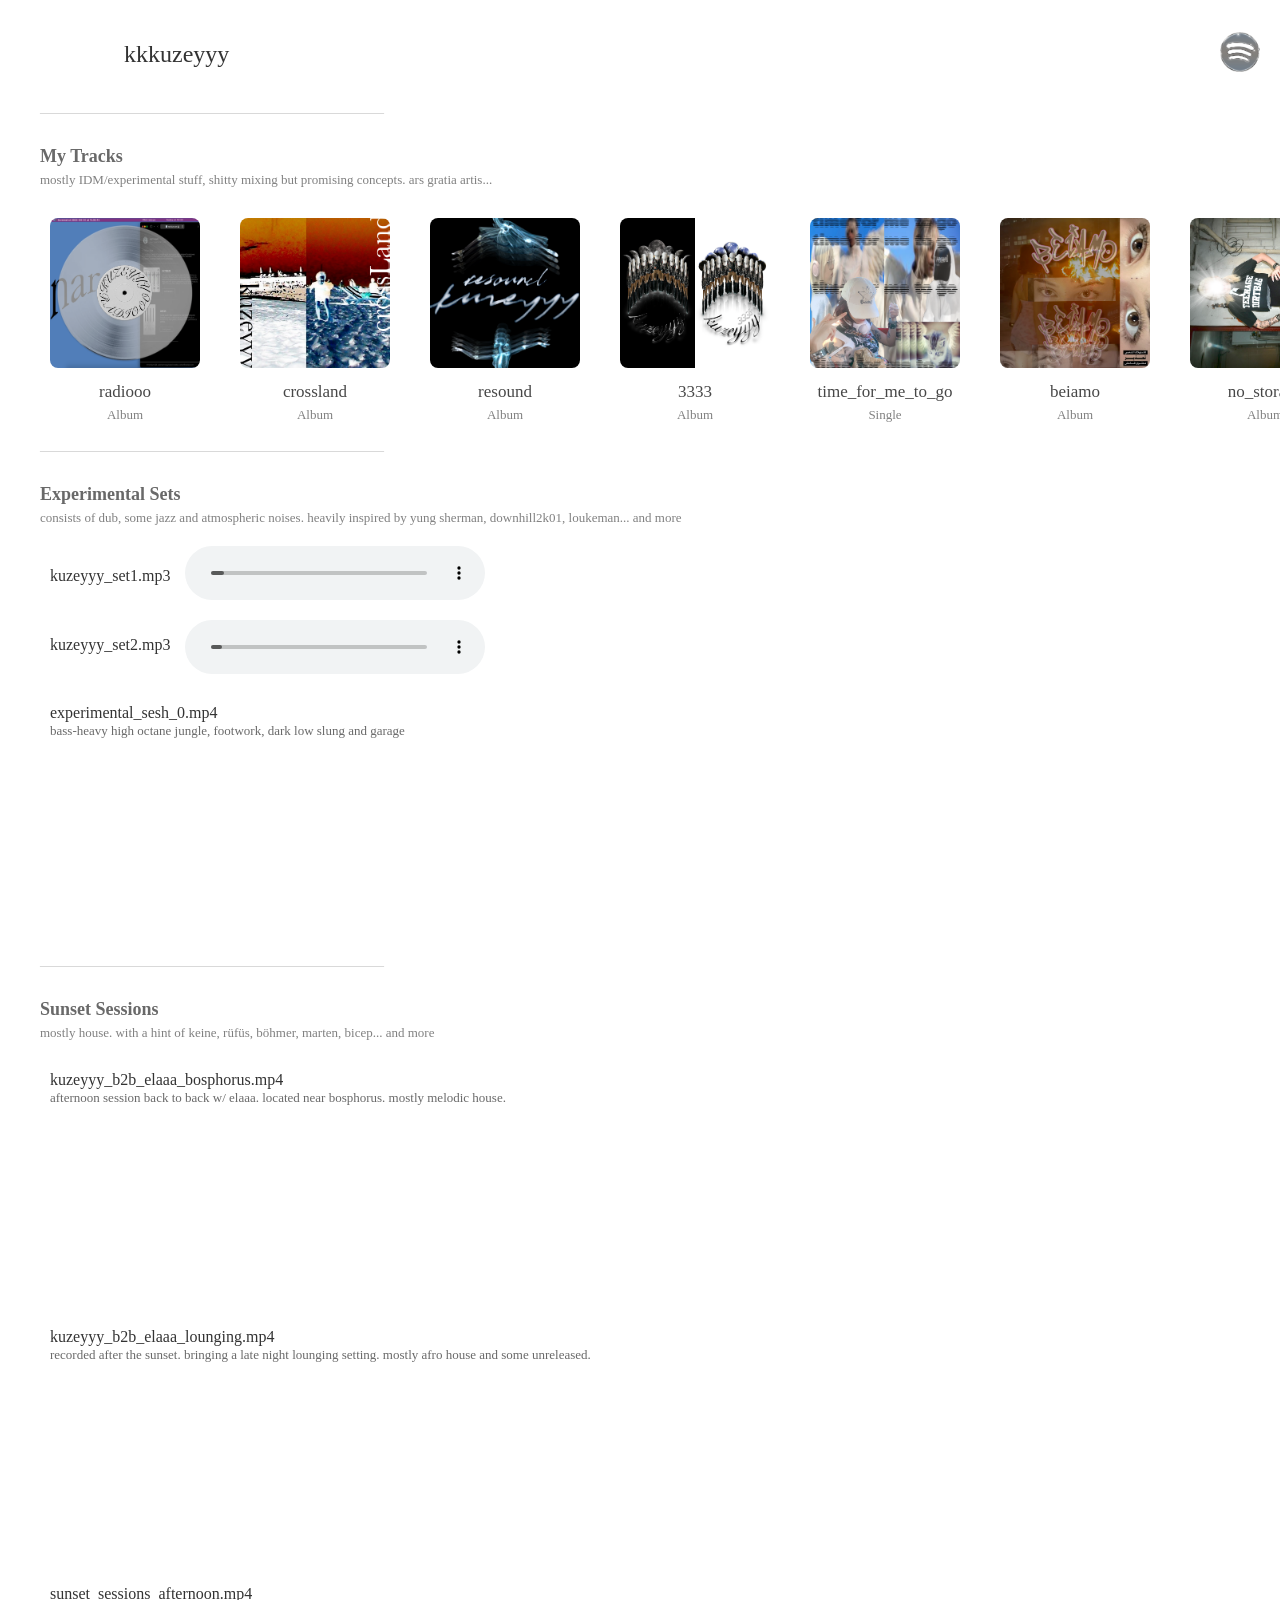
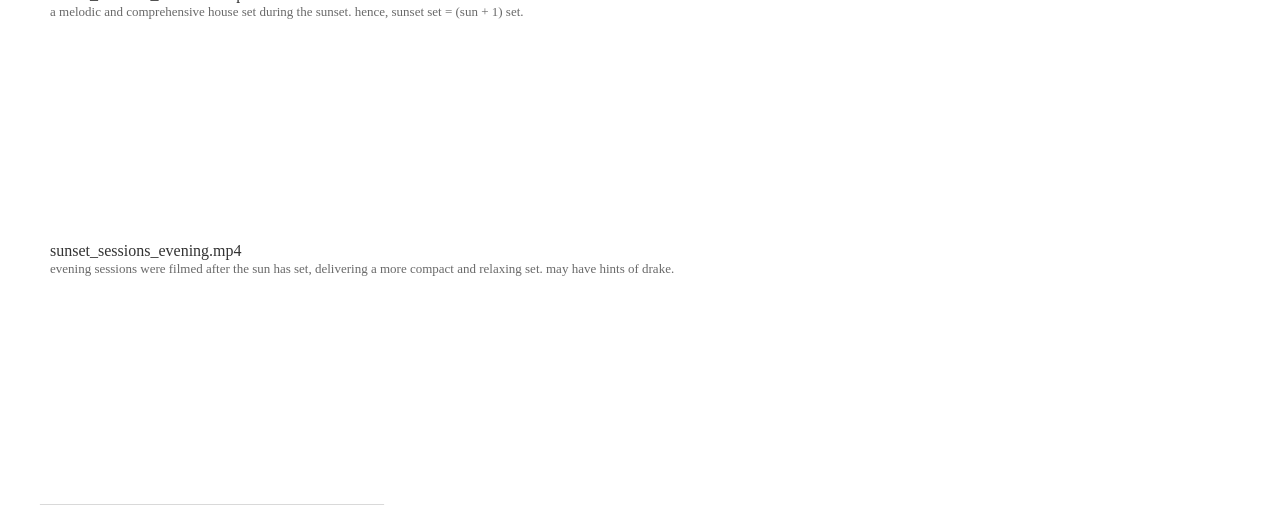
<file: index.html>
<!DOCTYPE html>
<html lang="en">
<head>
    <meta charset="UTF-8">
    <meta name="viewport" content="width=device-width, initial-scale=1.0">
    <title>kuzeyyy</title>
    <link rel="stylesheet" href="styles.css">
    <link rel="shortcut icon" type="image/x-icon" href="https://icons.iconarchive.com/icons/mat-u/camill/256/Network-globe-icon.png">
</head>
<body>
    <div class="header">
        <div class="logo" onclick="toggleDarkMode()">
            <div class="iframe-container">
                <iframe src="https://giphy.com/embed/9J3zCEDkHaifAOgJlO" width="64" height="64" frameBorder="0" class="giphy-embed" allowFullScreen></iframe>
                <div class="overlay"></div> 
            </div>
        </div>
        <div class="title">
            <h1 style="margin-left: 20px; font-size: x-large; font-weight: lighter;">kkkuzeyyy</h1>
        </div>
        <a href="https://open.spotify.com/artist/0bfy0PLMYvb0SVBYuzeEFa?si=vIOMLRb-Tcm-tppOMQrGQg" target="_blank" class="spotify-link">
        <img src="spotify.png" alt="Spotify" class="spotify-logo">
    </a>
    </div>
    <div class="content">

        <h2 style="margin-top: -10px; margin-left: 40px; font-size: medium; font-family: Times New Roman; font-weight: lighter; color: lightgray;">___________________________________________</h2>
        <h2 style="margin-top: 30px; margin-left: 40px; font-size: large; font-family: Heiti TC; font-weight: bold; color: dimgray;">My Tracks</h2>
        <h3 style="margin-top: -10px; margin-left: 40px; font-size: small; font-family: Heiti TC; font-weight: lighter; color: gray;">mostly IDM/experimental stuff, shitty mixing but promising concepts. ars gratia artis...</h3>

        <div class="album-scroll">
            <div class="album-container">
                <div class="album">
                    <a href="https://open.spotify.com/album/14LWWMEU45d8NaTywrsf2N?si=t4BefQ-DQUyM56j_oZrFHw" target="_blank">
                        <img src="RADIOOO_COVER.png" alt="RADIOOO_COVER.png">
                    </a>
                    <p class="album-title">radiooo</p>
                    <p class="album-genre">Album</p>
                </div>
                <div class="album">
                    <a href="https://open.spotify.com/album/01GQx8D4ks7jA0M5f3WVIg?si=v0i1wZU7TKuvVOctF5nv5w" target="_blank">
                        <img src="CROSSLAND_COVER.png" alt="CROSSLAND_COVER.png">
                    </a>
                    <p class="album-title">crossland</p>
                    <p class="album-genre">Album</p>
                </div>
                <div class="album">
                    <a href="https://open.spotify.com/album/3IXndR6HKJ5ZdjTBh1zWb7?si=yTySo1k5R323XES3eVvc2w" target="_blank">
                        <img src="RESOUND_COVER.png" alt="RESOUND_COVER.png">
                    </a>
                    <p class="album-title">resound</p>
                    <p class="album-genre">Album</p>
                </div>
                <div class="album">
                    <a href="https://open.spotify.com/album/4ArcVYAjzuh3iOuXFxOVHj?si=nCnRX6s1TXaHtiqvKBz4Qg" target="_blank">
                        <img src="3333_COVER.png" alt="3333_COVER.png">
                    </a>
                    <p class="album-title">3333</p>
                    <p class="album-genre">Album</p>
                </div>
                <div class="album">
                    <a href="https://open.spotify.com/album/3uJv7NBSvBszhSkVUIzTQ1?si=REpqehunRFORCr1OaJFuVQ" target="_blank">
                        <img src="TFMTG_COVER.png" alt="TFMTG_COVER.png">
                    </a>
                    <p class="album-title">time_for_me_to_go</p>
                    <p class="album-genre">Single</p>
                </div>
                <div class="album">
                    <a href="https://open.spotify.com/album/1rbYQ6VyFh2cudlGPqrWfo?si=u8AUpE-yTxe3u18FxssZKQ" target="_blank">
                        <img src="BEIAMO_COVER.png" alt="BEIAMO_COVER.png">
                    </a>
                    <p class="album-title">beiamo</p>
                    <p class="album-genre">Album</p>
                </div>
                <div class="album">
                    <a href="https://open.spotify.com/album/44p6NIfzt2Xhr2JpleT6I5?si=EHerA-5kTNyU9xo_C6y-XQ" target="_blank">
                        <img src="NO_STORAGE_COVER.png" alt="NO_STORAGE_COVER.png">
                    </a>
                    <p class="album-title">no_storage</p>
                    <p class="album-genre">Album</p>
                </div>
            </div>
        </div>


        
        <h2 style="margin-top: -10px; margin-left: 40px; font-size: medium; font-family: Times New Roman; font-weight: lighter; color: lightgray;">___________________________________________</h2>
        <h2 style="margin-top: 30px; margin-left: 40px; font-size: large; font-family: Heiti TC; font-weight: bold; color: dimgray;">Experimental Sets</h2>
        <h3 style="margin-top: -10px; margin-left: 40px; font-size: small; font-family: Heiti TC; font-weight: lighter; color: gray;">consists of dub, some jazz and atmospheric noises. heavily inspired by yung sherman, downhill2k01, loukeman... and more</h3>
        
    <div class="audio-wrapper" style="margin-top: 20px;">
        <h2 style="margin-top: 20px; margin-left: 50px; font-size: medium; font-family: Times New Roman; font-weight: lighter;">kuzeyyy_set1.mp3</h2>
        <audio style="margin-left: 15px;" controls src="kuzeyyy_set1.mp3"></audio>
    </div>
        
    <div class="audio-wrapper" style="margin-top: 20px;">
        <h2 style="margin-top: 10px; margin-left: 50px; font-size: medium; font-family: Times New Roman; font-weight: lighter;">kuzeyyy_set2.mp3</h2>
        <audio style="margin-left: 15px;" controls src="kuzeyyy_set2.mp3"></audio>     
    </div>  
        
        <h2 style="margin-top: 30px; margin-left: 50px; font-size: medium; font-family: Times New Roman; font-weight: lighter;">experimental_sesh_0.mp4</h2>
        <h2 style="margin-top: -12px; margin-left: 50px; font-size: small; font-family: Times New Roman; font-weight: lighter; color: dimgray;">bass-heavy high octane jungle, footwork, dark low slung and garage</h2>
        <iframe style="margin-top: 0px; margin-left: 50px;" width="315" height="177" src="https://www.youtube.com/embed/ZJ2DvCiHpc8?si=xLDGzi9hjBUtctYh?rel=0?modestbranding=1" frameborder="0" allow="accelerometer; clipboard-write; encrypted-media; gyroscope; picture-in-picture; web-share" referrerpolicy="strict-origin-when-cross-origin" allowfullscreen></iframe>
        
        <h2 style="margin-top: 20px; margin-left: 40px; font-size: medium; font-family: Times New Roman; font-weight: lighter; color: lightgray;">___________________________________________</h2>
        <h2 style="margin-top: 30px; margin-left: 40px; font-size: large; font-family: Heiti TC; font-weight: bold; color: dimgray;">Sunset Sessions</h2>
        <h3 style="margin-top: -10px; margin-left: 40px; font-size: small; font-family: Heiti TC; font-weight: lighter; color: gray;">mostly house. with a hint of keine, rüfüs, böhmer, marten, bicep... and more</h3>

        <h2 style="margin-top: 30px; margin-left: 50px; font-size: medium; font-family: Times New Roman; font-weight: lighter;">kuzeyyy_b2b_elaaa_bosphorus.mp4</h2>
        <h2 style="margin-top: -12px; margin-left: 50px; font-size: small; font-family: Times New Roman; font-weight: lighter; color: dimgray;">afternoon session back to back w/ elaaa. located near bosphorus. mostly melodic house.</h2>
        <iframe style="margin-top: 0px; margin-left: 50px;" width="315" height="177" src="https://www.youtube.com/embed/55rNEBSvwQI?si=5uFPZKBo6r58DUDe?rel=0?modestbranding=1" frameborder="0" allow="accelerometer; clipboard-write; encrypted-media; gyroscope; picture-in-picture; web-share" referrerpolicy="strict-origin-when-cross-origin" allowfullscreen></iframe>
        
        <h2 style="margin-top: 30px; margin-left: 50px; font-size: medium; font-family: Times New Roman; font-weight: lighter;">kuzeyyy_b2b_elaaa_lounging.mp4</h2>
        <h2 style="margin-top: -12px; margin-left: 50px; font-size: small; font-family: Times New Roman; font-weight: lighter; color: dimgray;">recorded after the sunset. bringing a late night lounging setting. mostly afro house and some unreleased.</h2>
        <iframe style="margin-top: 0px; margin-left: 50px;" width="315" height="177" src="https://www.youtube.com/embed/M2_1wY9i404?si=P-cjH1w85HYM8C7N?rel=0?modestbranding=1" frameborder="0" allow="accelerometer; clipboard-write; encrypted-media; gyroscope; picture-in-picture; web-share" referrerpolicy="strict-origin-when-cross-origin" allowfullscreen></iframe>
        
        <h2 style="margin-top: 30px; margin-left: 50px; font-size: medium; font-family: Times New Roman; font-weight: lighter;">sunset_sessions_afternoon.mp4</h2>
        <h2 style="margin-top: -12px; margin-left: 50px; font-size: small; font-family: Times New Roman; font-weight: lighter; color: dimgray;">a melodic and comprehensive house set during the sunset. hence, sunset set = (sun + 1) set.</h2>
        <iframe style="margin-top: 0px; margin-left: 50px;" width="315" height="177" src="https://www.youtube.com/embed/C8-7aXzGjF0?si=2qMsy2_EgVzKH64t?rel=0?modestbranding=1" frameborder="0" allow="accelerometer; clipboard-write; encrypted-media; gyroscope; picture-in-picture; web-share" referrerpolicy="strict-origin-when-cross-origin" allowfullscreen></iframe>
        
        <h2 style="margin-top: 30px; margin-left: 50px; font-size: medium; font-family: Times New Roman; font-weight: lighter;">sunset_sessions_evening.mp4</h2>
        <h2 style="margin-top: -12px; margin-left: 50px; font-size: small; font-family: Times New Roman; font-weight: lighter; color: dimgray;">evening sessions were filmed after the sun has set, delivering a more compact and relaxing set. may have hints of drake.</h2>
        <iframe style="margin-top: 0px; margin-left: 50px;" width="315" height="177" src="https://www.youtube.com/embed/k3x-QLMwlZg?si=WrTm9IPEQ1QrNTCC?rel=0?modestbranding=1" frameborder="0" allow="accelerometer; clipboard-write; encrypted-media; gyroscope; picture-in-picture; web-share" referrerpolicy="strict-origin-when-cross-origin" allowfullscreen></iframe>
        
        <h2 style="margin-top: 20px; margin-left: 40px; font-size: medium; font-family: Times New Roman; font-weight: lighter; color: lightgray;">___________________________________________</h2>

    </div>
    <script src="script.js"></script>
</body>
</html>
</file>
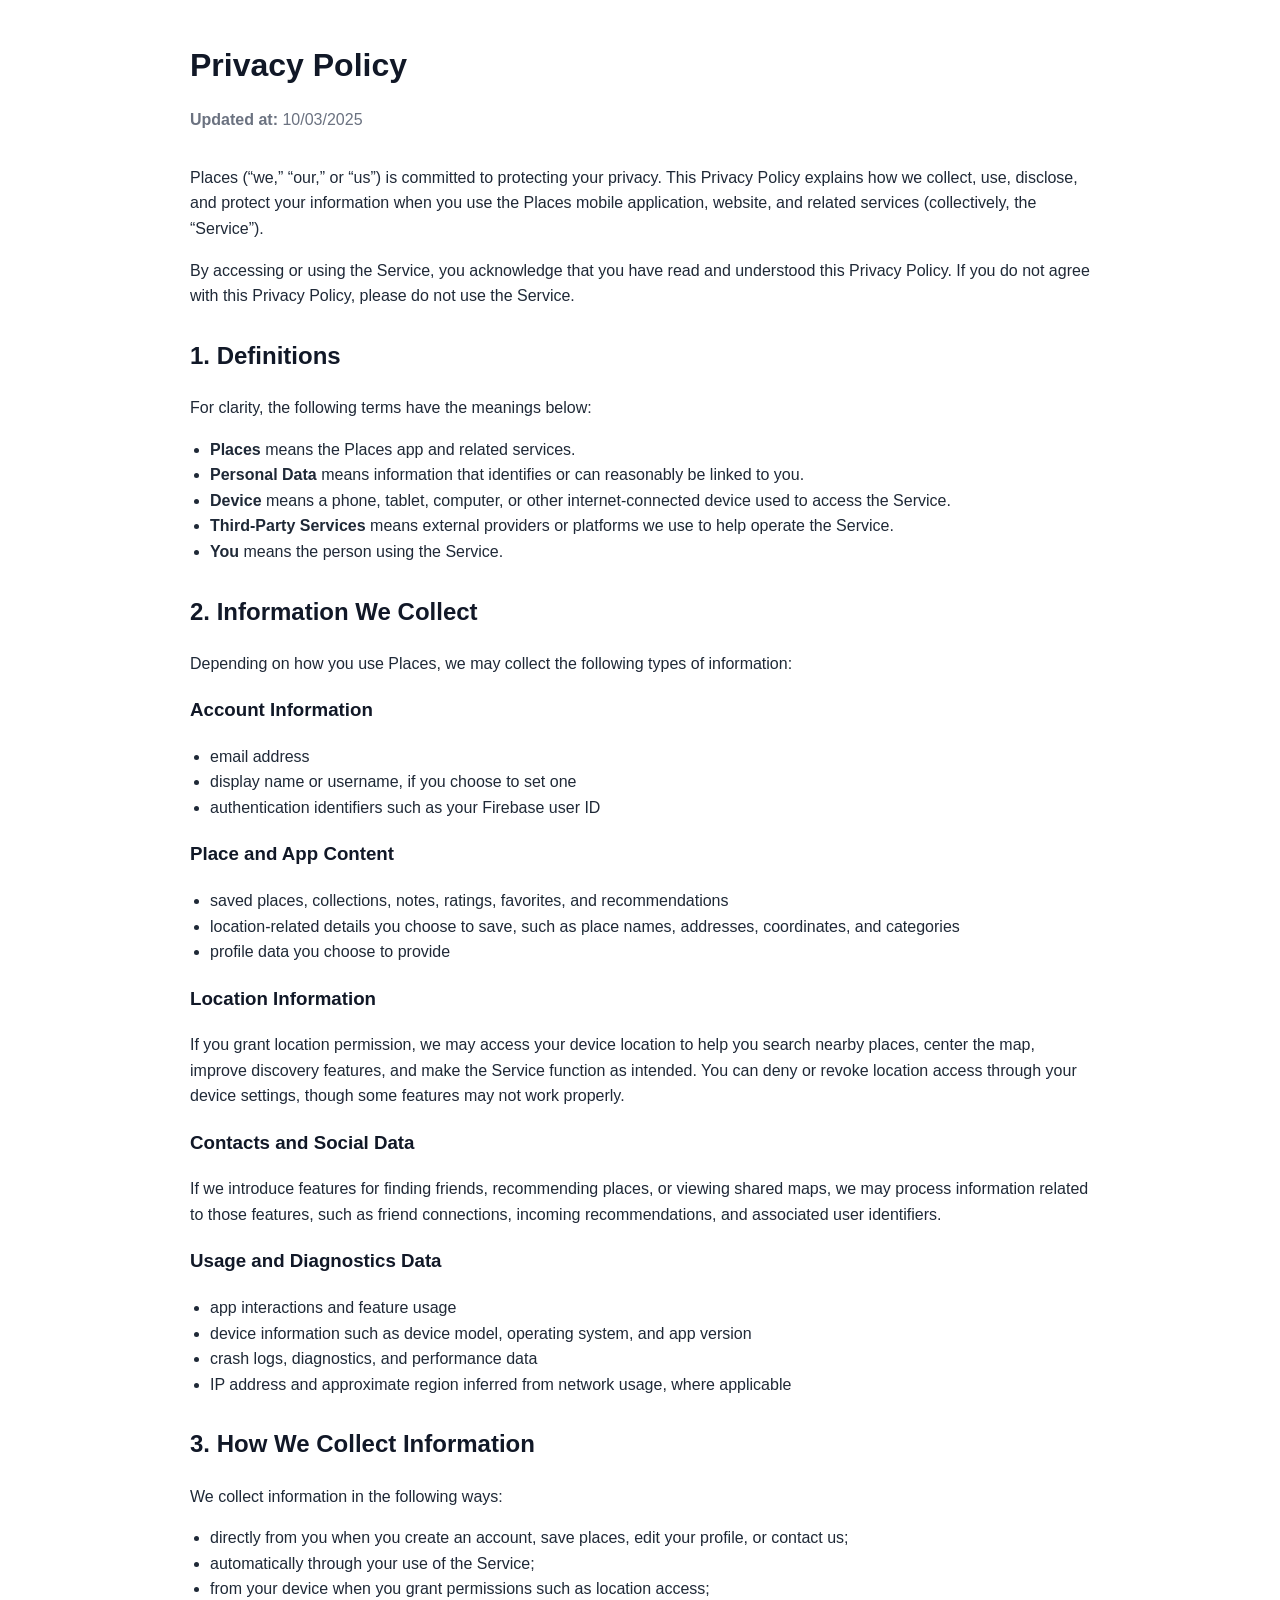
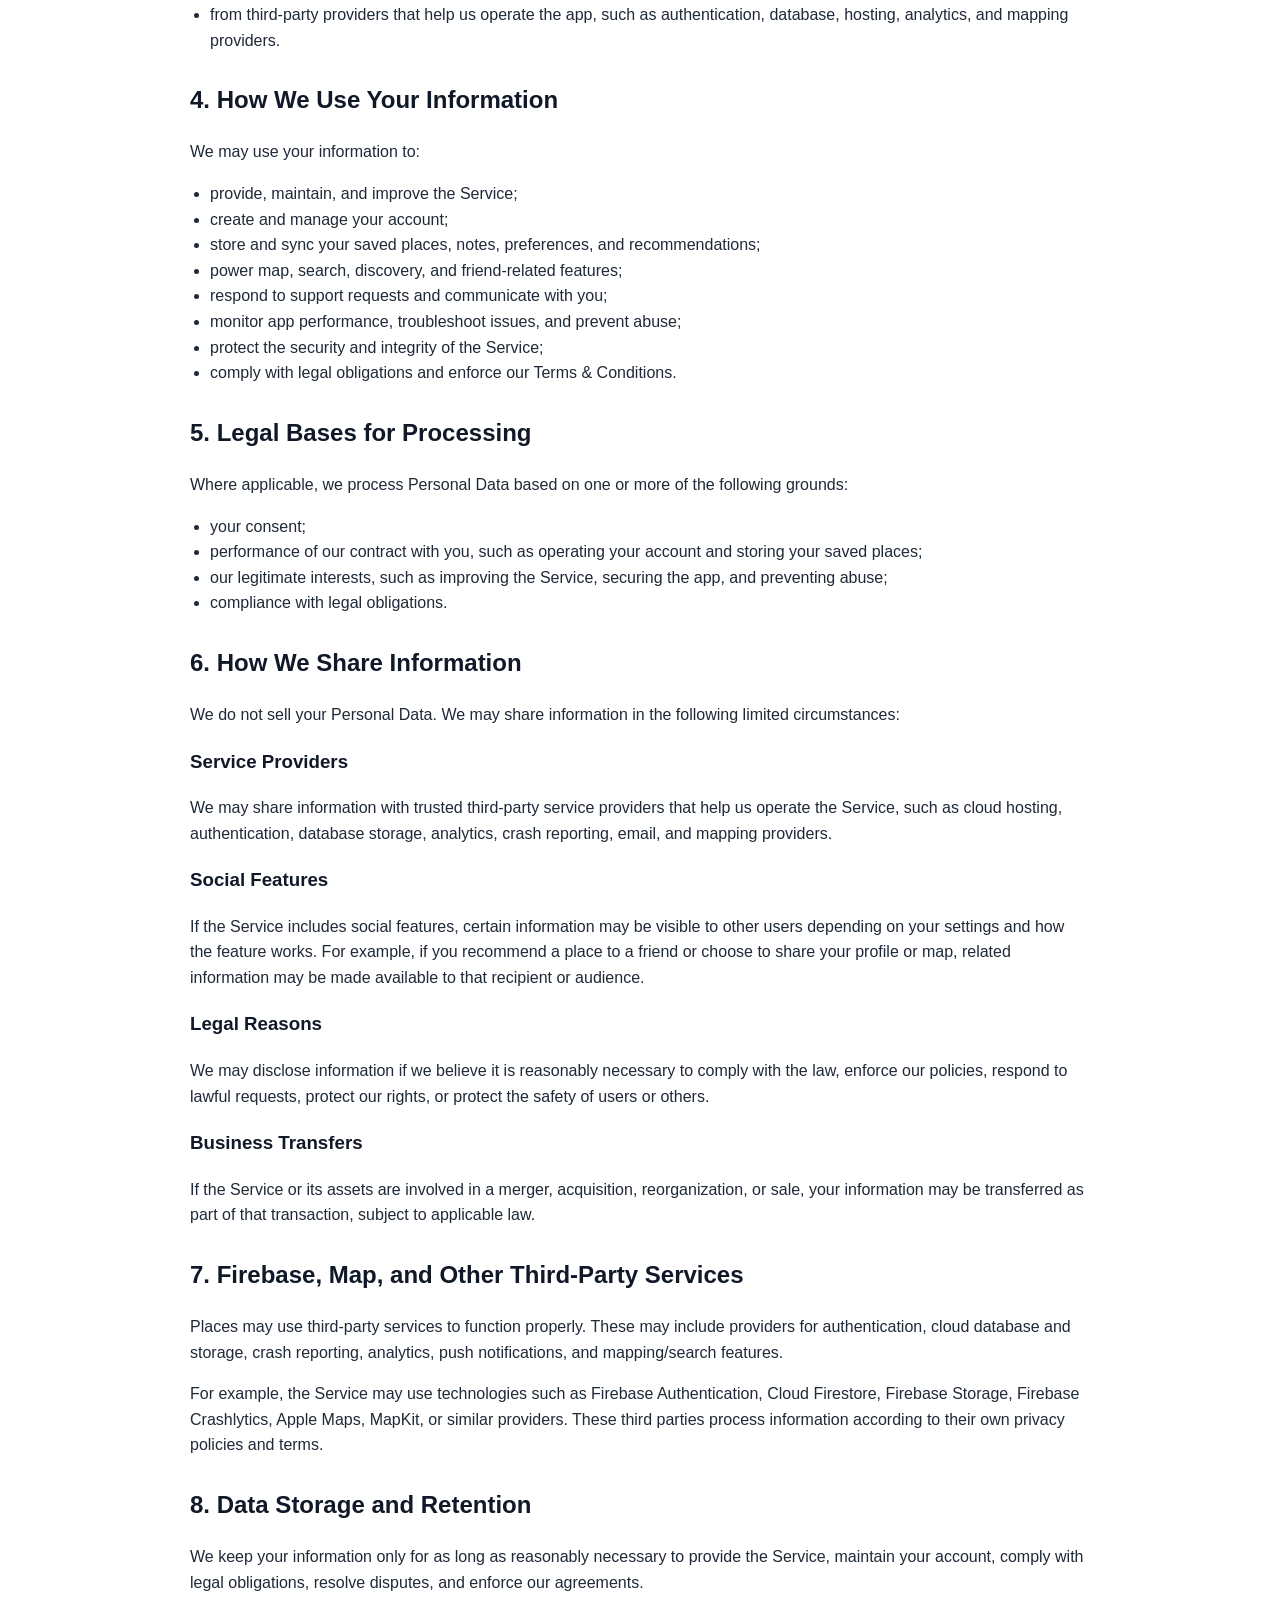
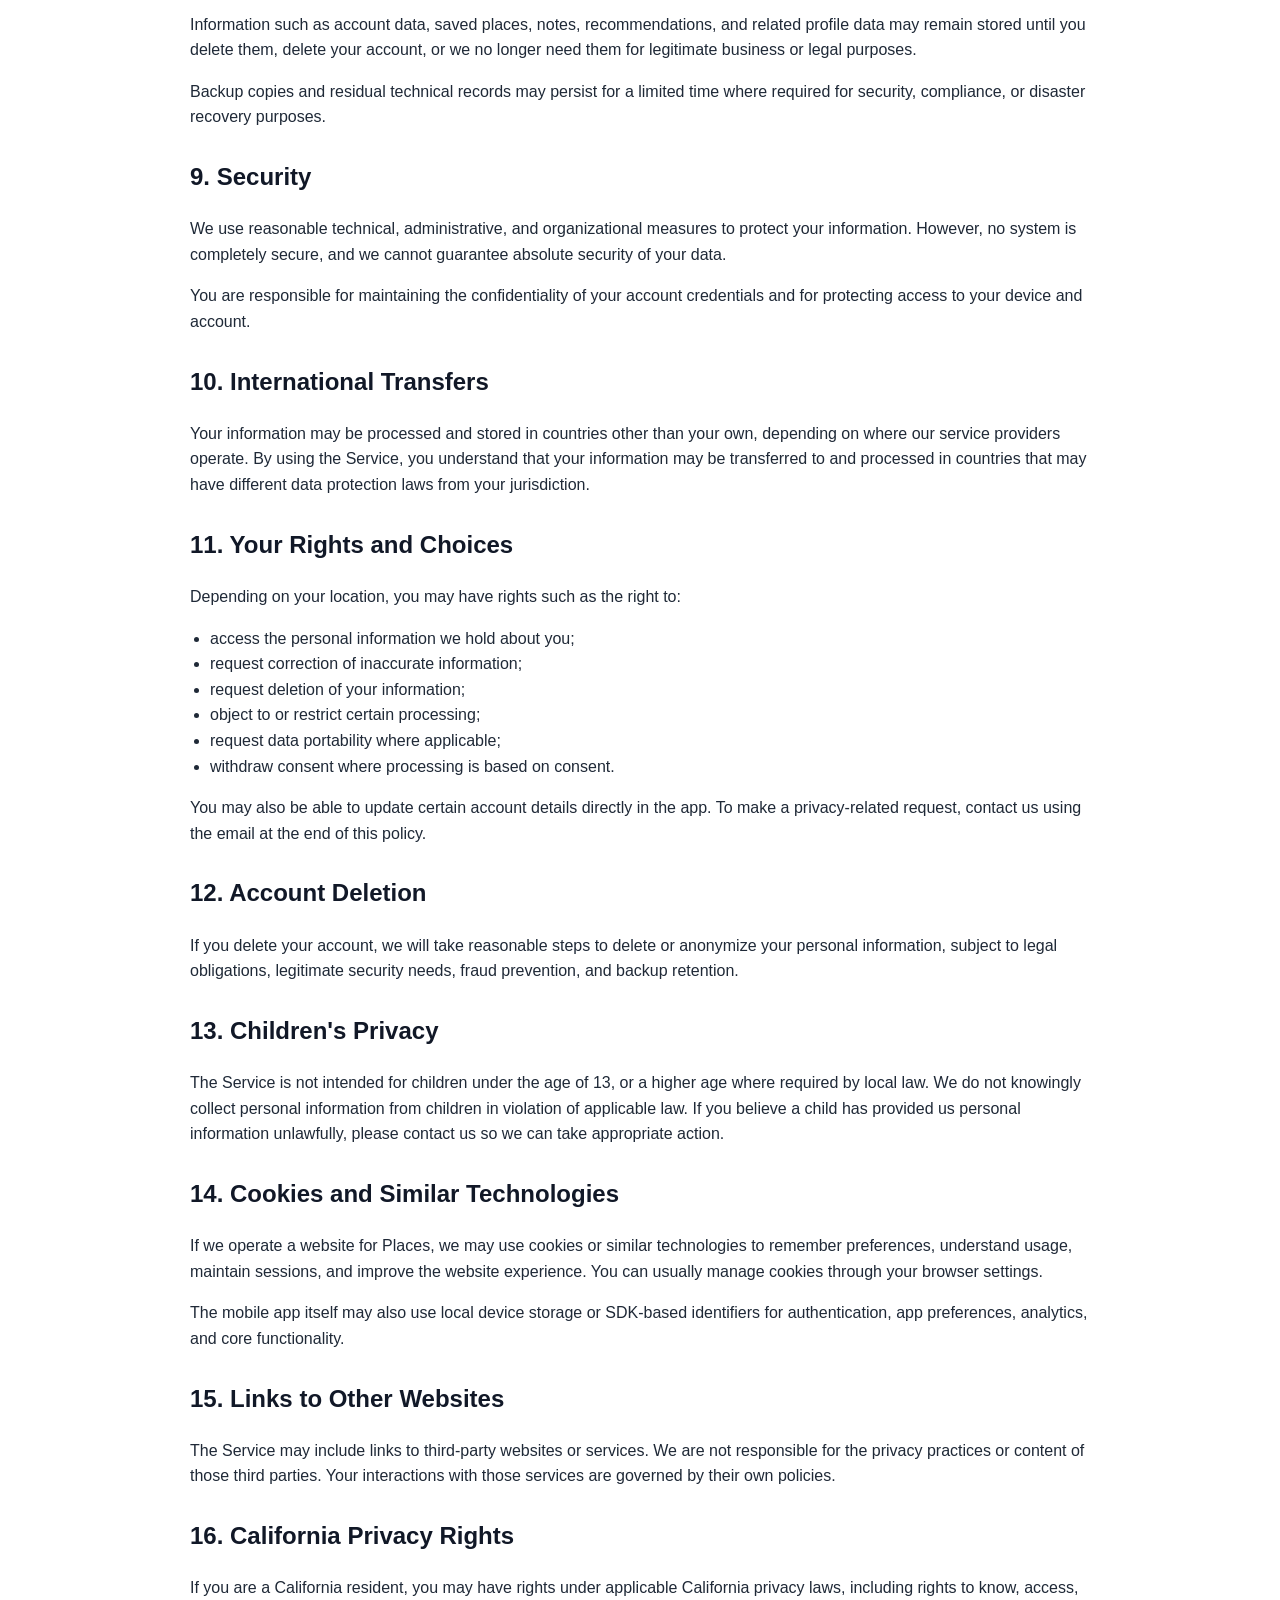
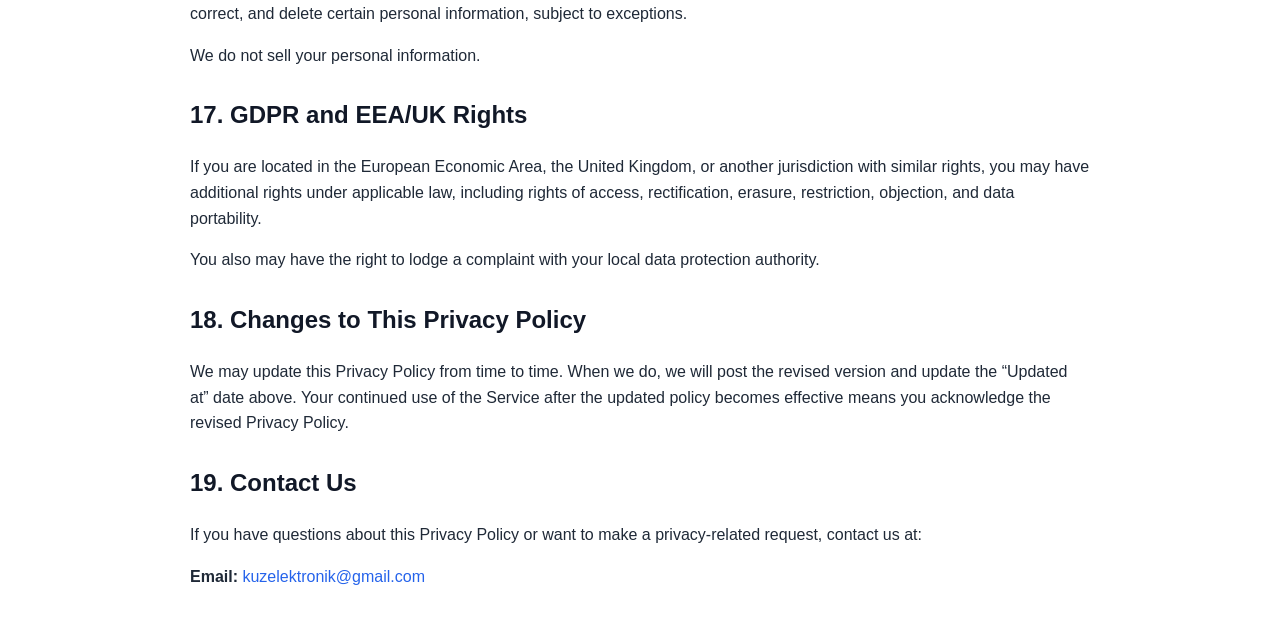
<file: placesprivacy.html>
<!DOCTYPE html>
<html lang="en">
<head>
  <meta charset="UTF-8" />
  <meta name="viewport" content="width=device-width, initial-scale=1.0" />
  <title>Places – Privacy Policy</title>
  <style>
    body {
      font-family: -apple-system, BlinkMacSystemFont, "Segoe UI", Roboto, Helvetica, Arial, sans-serif;
      line-height: 1.6;
      color: #1f2937;
      max-width: 900px;
      margin: 40px auto;
      padding: 0 20px;
      background: #ffffff;
    }
    h1, h2, h3 {
      color: #111827;
    }
    h1 {
      margin-bottom: 8px;
    }
    .updated {
      color: #6b7280;
      margin-bottom: 32px;
    }
    section {
      margin-bottom: 28px;
    }
    ul {
      padding-left: 20px;
    }
    a {
      color: #2563eb;
      text-decoration: none;
    }
    a:hover {
      text-decoration: underline;
    }
    code {
      background: #f3f4f6;
      padding: 2px 6px;
      border-radius: 6px;
    }
  </style>
</head>
<body>
  <h1>Privacy Policy</h1>
  <p class="updated"><strong>Updated at:</strong> 10/03/2025</p>

  <section>
    <p>
      Places (“we,” “our,” or “us”) is committed to protecting your privacy. This Privacy Policy explains how
      we collect, use, disclose, and protect your information when you use the Places mobile application,
      website, and related services (collectively, the “Service”).
    </p>
    <p>
      By accessing or using the Service, you acknowledge that you have read and understood this Privacy Policy.
      If you do not agree with this Privacy Policy, please do not use the Service.
    </p>
  </section>

  <section>
    <h2>1. Definitions</h2>
    <p>For clarity, the following terms have the meanings below:</p>
    <ul>
      <li><strong>Places</strong> means the Places app and related services.</li>
      <li><strong>Personal Data</strong> means information that identifies or can reasonably be linked to you.</li>
      <li><strong>Device</strong> means a phone, tablet, computer, or other internet-connected device used to access the Service.</li>
      <li><strong>Third-Party Services</strong> means external providers or platforms we use to help operate the Service.</li>
      <li><strong>You</strong> means the person using the Service.</li>
    </ul>
  </section>

  <section>
    <h2>2. Information We Collect</h2>
    <p>Depending on how you use Places, we may collect the following types of information:</p>

    <h3>Account Information</h3>
    <ul>
      <li>email address</li>
      <li>display name or username, if you choose to set one</li>
      <li>authentication identifiers such as your Firebase user ID</li>
    </ul>

    <h3>Place and App Content</h3>
    <ul>
      <li>saved places, collections, notes, ratings, favorites, and recommendations</li>
      <li>location-related details you choose to save, such as place names, addresses, coordinates, and categories</li>
      <li>profile data you choose to provide</li>
    </ul>

    <h3>Location Information</h3>
    <p>
      If you grant location permission, we may access your device location to help you search nearby places,
      center the map, improve discovery features, and make the Service function as intended. You can deny or
      revoke location access through your device settings, though some features may not work properly.
    </p>

    <h3>Contacts and Social Data</h3>
    <p>
      If we introduce features for finding friends, recommending places, or viewing shared maps, we may process
      information related to those features, such as friend connections, incoming recommendations, and associated
      user identifiers.
    </p>

    <h3>Usage and Diagnostics Data</h3>
    <ul>
      <li>app interactions and feature usage</li>
      <li>device information such as device model, operating system, and app version</li>
      <li>crash logs, diagnostics, and performance data</li>
      <li>IP address and approximate region inferred from network usage, where applicable</li>
    </ul>
  </section>

  <section>
    <h2>3. How We Collect Information</h2>
    <p>We collect information in the following ways:</p>
    <ul>
      <li>directly from you when you create an account, save places, edit your profile, or contact us;</li>
      <li>automatically through your use of the Service;</li>
      <li>from your device when you grant permissions such as location access;</li>
      <li>from third-party providers that help us operate the app, such as authentication, database, hosting, analytics, and mapping providers.</li>
    </ul>
  </section>

  <section>
    <h2>4. How We Use Your Information</h2>
    <p>We may use your information to:</p>
    <ul>
      <li>provide, maintain, and improve the Service;</li>
      <li>create and manage your account;</li>
      <li>store and sync your saved places, notes, preferences, and recommendations;</li>
      <li>power map, search, discovery, and friend-related features;</li>
      <li>respond to support requests and communicate with you;</li>
      <li>monitor app performance, troubleshoot issues, and prevent abuse;</li>
      <li>protect the security and integrity of the Service;</li>
      <li>comply with legal obligations and enforce our Terms &amp; Conditions.</li>
    </ul>
  </section>

  <section>
    <h2>5. Legal Bases for Processing</h2>
    <p>Where applicable, we process Personal Data based on one or more of the following grounds:</p>
    <ul>
      <li>your consent;</li>
      <li>performance of our contract with you, such as operating your account and storing your saved places;</li>
      <li>our legitimate interests, such as improving the Service, securing the app, and preventing abuse;</li>
      <li>compliance with legal obligations.</li>
    </ul>
  </section>

  <section>
    <h2>6. How We Share Information</h2>
    <p>We do not sell your Personal Data. We may share information in the following limited circumstances:</p>

    <h3>Service Providers</h3>
    <p>
      We may share information with trusted third-party service providers that help us operate the Service, such as
      cloud hosting, authentication, database storage, analytics, crash reporting, email, and mapping providers.
    </p>

    <h3>Social Features</h3>
    <p>
      If the Service includes social features, certain information may be visible to other users depending on your
      settings and how the feature works. For example, if you recommend a place to a friend or choose to share your
      profile or map, related information may be made available to that recipient or audience.
    </p>

    <h3>Legal Reasons</h3>
    <p>
      We may disclose information if we believe it is reasonably necessary to comply with the law, enforce our policies,
      respond to lawful requests, protect our rights, or protect the safety of users or others.
    </p>

    <h3>Business Transfers</h3>
    <p>
      If the Service or its assets are involved in a merger, acquisition, reorganization, or sale, your information
      may be transferred as part of that transaction, subject to applicable law.
    </p>
  </section>

  <section>
    <h2>7. Firebase, Map, and Other Third-Party Services</h2>
    <p>
      Places may use third-party services to function properly. These may include providers for authentication,
      cloud database and storage, crash reporting, analytics, push notifications, and mapping/search features.
    </p>
    <p>
      For example, the Service may use technologies such as Firebase Authentication, Cloud Firestore, Firebase Storage,
      Firebase Crashlytics, Apple Maps, MapKit, or similar providers. These third parties process information according
      to their own privacy policies and terms.
    </p>
  </section>

  <section>
    <h2>8. Data Storage and Retention</h2>
    <p>
      We keep your information only for as long as reasonably necessary to provide the Service, maintain your account,
      comply with legal obligations, resolve disputes, and enforce our agreements.
    </p>
    <p>
      Information such as account data, saved places, notes, recommendations, and related profile data may remain
      stored until you delete them, delete your account, or we no longer need them for legitimate business or legal purposes.
    </p>
    <p>
      Backup copies and residual technical records may persist for a limited time where required for security,
      compliance, or disaster recovery purposes.
    </p>
  </section>

  <section>
    <h2>9. Security</h2>
    <p>
      We use reasonable technical, administrative, and organizational measures to protect your information. However,
      no system is completely secure, and we cannot guarantee absolute security of your data.
    </p>
    <p>
      You are responsible for maintaining the confidentiality of your account credentials and for protecting access to
      your device and account.
    </p>
  </section>

  <section>
    <h2>10. International Transfers</h2>
    <p>
      Your information may be processed and stored in countries other than your own, depending on where our service
      providers operate. By using the Service, you understand that your information may be transferred to and processed
      in countries that may have different data protection laws from your jurisdiction.
    </p>
  </section>

  <section>
    <h2>11. Your Rights and Choices</h2>
    <p>Depending on your location, you may have rights such as the right to:</p>
    <ul>
      <li>access the personal information we hold about you;</li>
      <li>request correction of inaccurate information;</li>
      <li>request deletion of your information;</li>
      <li>object to or restrict certain processing;</li>
      <li>request data portability where applicable;</li>
      <li>withdraw consent where processing is based on consent.</li>
    </ul>
    <p>
      You may also be able to update certain account details directly in the app. To make a privacy-related request,
      contact us using the email at the end of this policy.
    </p>
  </section>

  <section>
    <h2>12. Account Deletion</h2>
    <p>
      If you delete your account, we will take reasonable steps to delete or anonymize your personal information,
      subject to legal obligations, legitimate security needs, fraud prevention, and backup retention.
    </p>
  </section>

  <section>
    <h2>13. Children's Privacy</h2>
    <p>
      The Service is not intended for children under the age of 13, or a higher age where required by local law.
      We do not knowingly collect personal information from children in violation of applicable law. If you believe
      a child has provided us personal information unlawfully, please contact us so we can take appropriate action.
    </p>
  </section>

  <section>
    <h2>14. Cookies and Similar Technologies</h2>
    <p>
      If we operate a website for Places, we may use cookies or similar technologies to remember preferences,
      understand usage, maintain sessions, and improve the website experience. You can usually manage cookies
      through your browser settings.
    </p>
    <p>
      The mobile app itself may also use local device storage or SDK-based identifiers for authentication,
      app preferences, analytics, and core functionality.
    </p>
  </section>

  <section>
    <h2>15. Links to Other Websites</h2>
    <p>
      The Service may include links to third-party websites or services. We are not responsible for the privacy
      practices or content of those third parties. Your interactions with those services are governed by their own policies.
    </p>
  </section>

  <section>
    <h2>16. California Privacy Rights</h2>
    <p>
      If you are a California resident, you may have rights under applicable California privacy laws, including
      rights to know, access, correct, and delete certain personal information, subject to exceptions.
    </p>
    <p>
      We do not sell your personal information.
    </p>
  </section>

  <section>
    <h2>17. GDPR and EEA/UK Rights</h2>
    <p>
      If you are located in the European Economic Area, the United Kingdom, or another jurisdiction with similar
      rights, you may have additional rights under applicable law, including rights of access, rectification,
      erasure, restriction, objection, and data portability.
    </p>
    <p>
      You also may have the right to lodge a complaint with your local data protection authority.
    </p>
  </section>

  <section>
    <h2>18. Changes to This Privacy Policy</h2>
    <p>
      We may update this Privacy Policy from time to time. When we do, we will post the revised version and update
      the “Updated at” date above. Your continued use of the Service after the updated policy becomes effective
      means you acknowledge the revised Privacy Policy.
    </p>
  </section>

  <section>
    <h2>19. Contact Us</h2>
    <p>
      If you have questions about this Privacy Policy or want to make a privacy-related request, contact us at:
    </p>
    <p>
      <strong>Email:</strong>
      <a href="mailto:kuzelektronik@gmail.com">kuzelektronik@gmail.com</a>
    </p>
  </section>
</body>
</html>
</file>
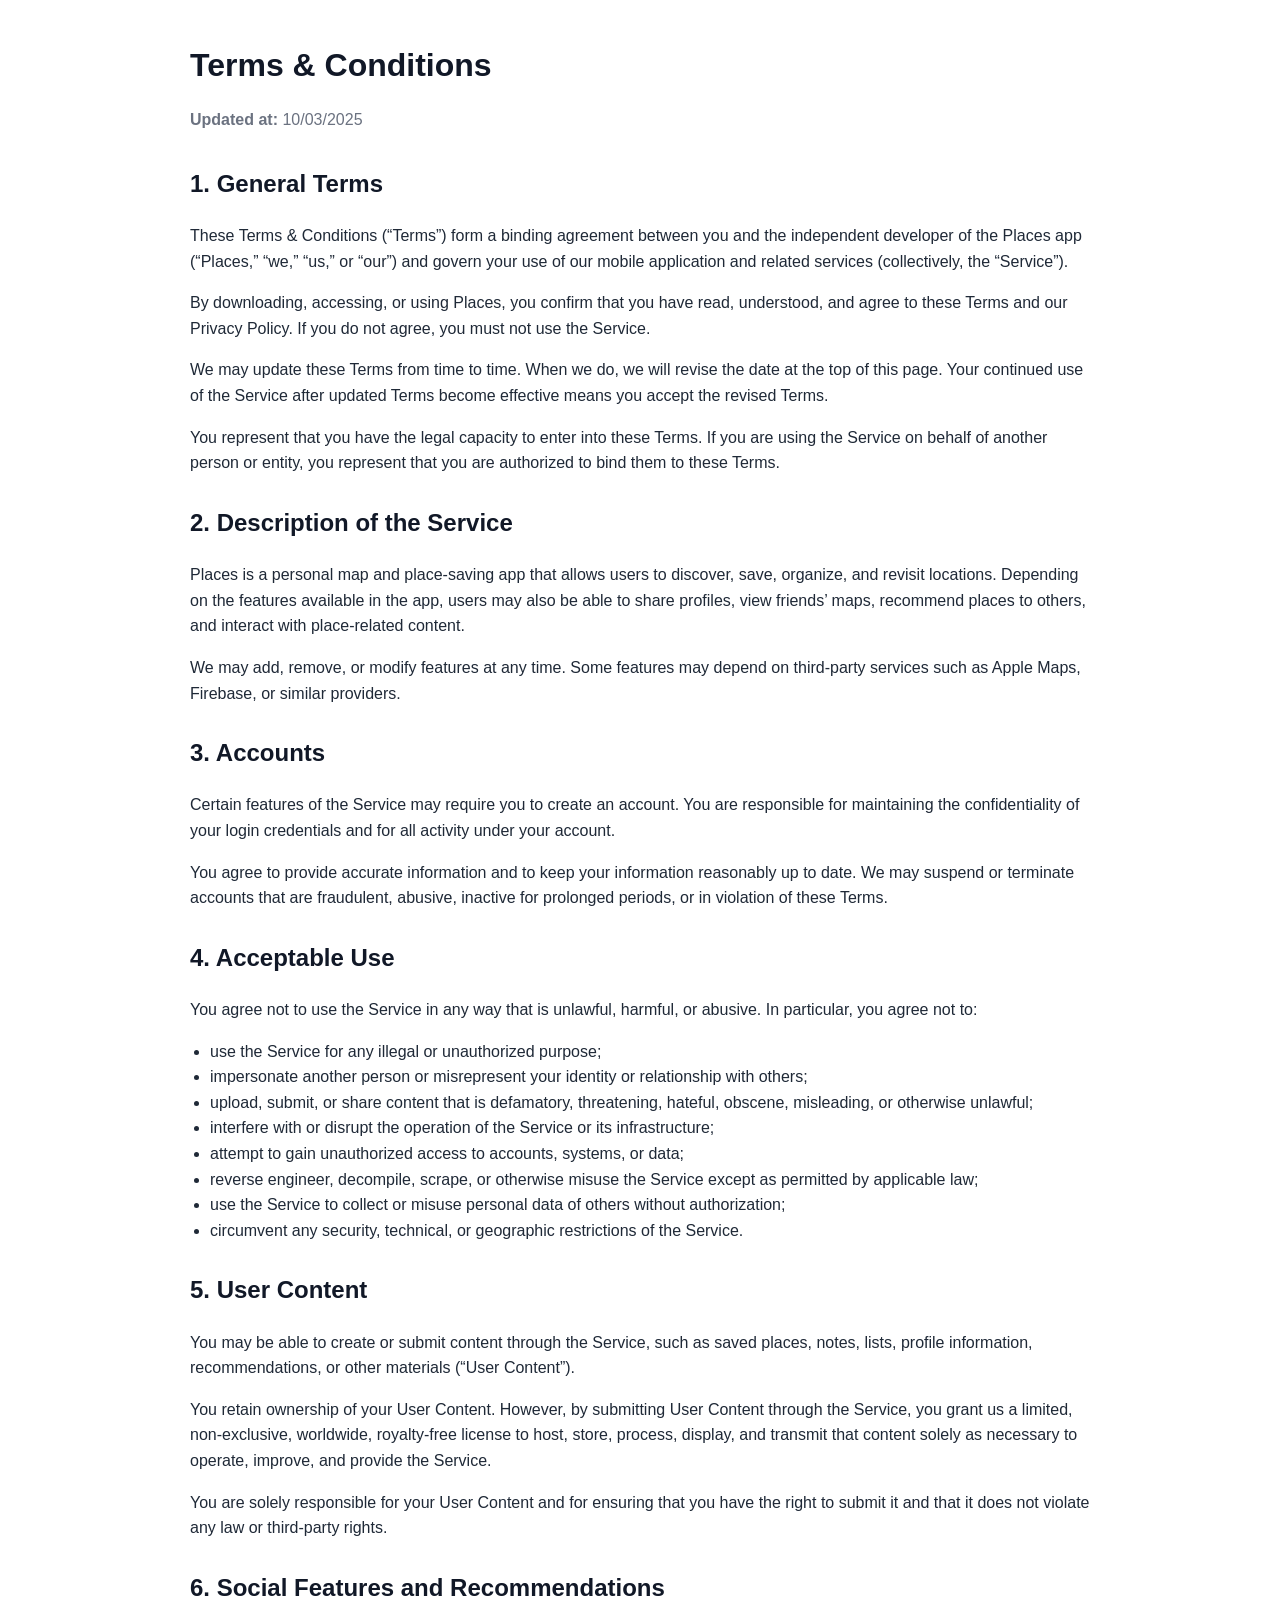
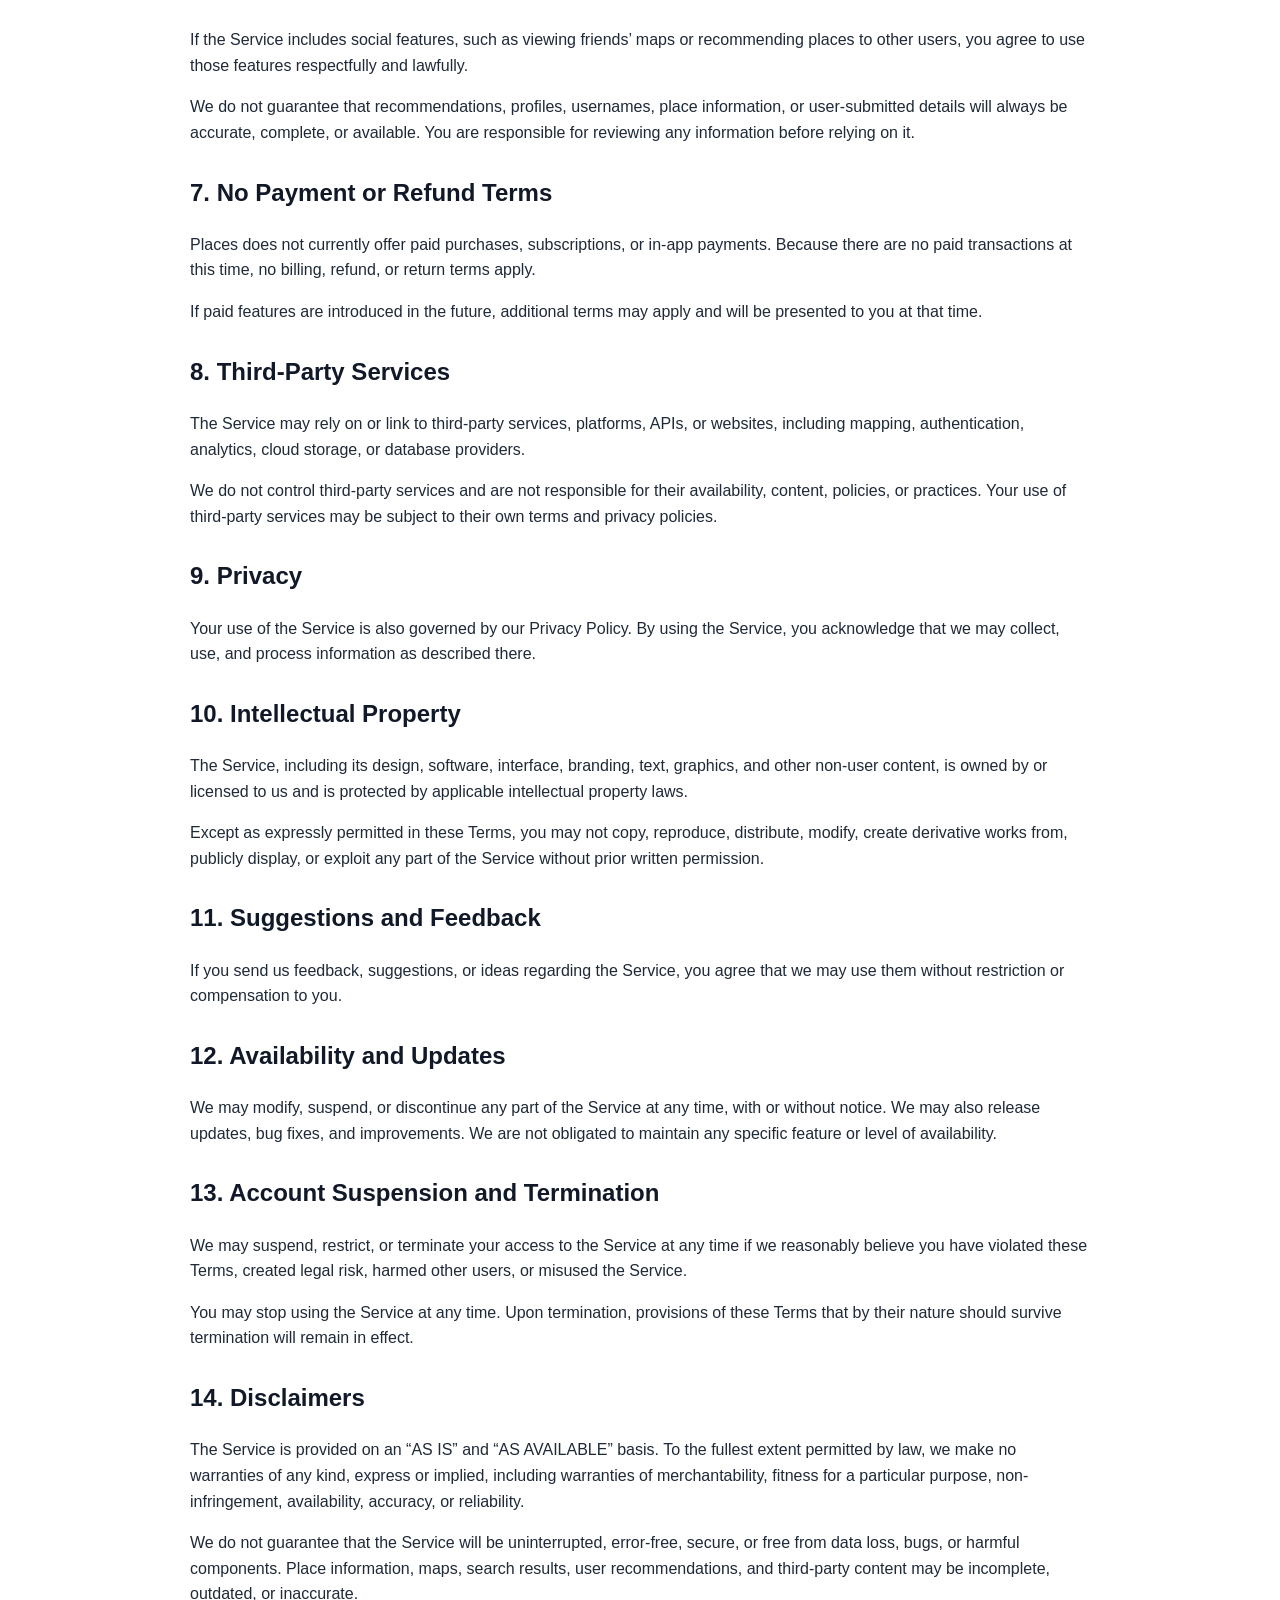
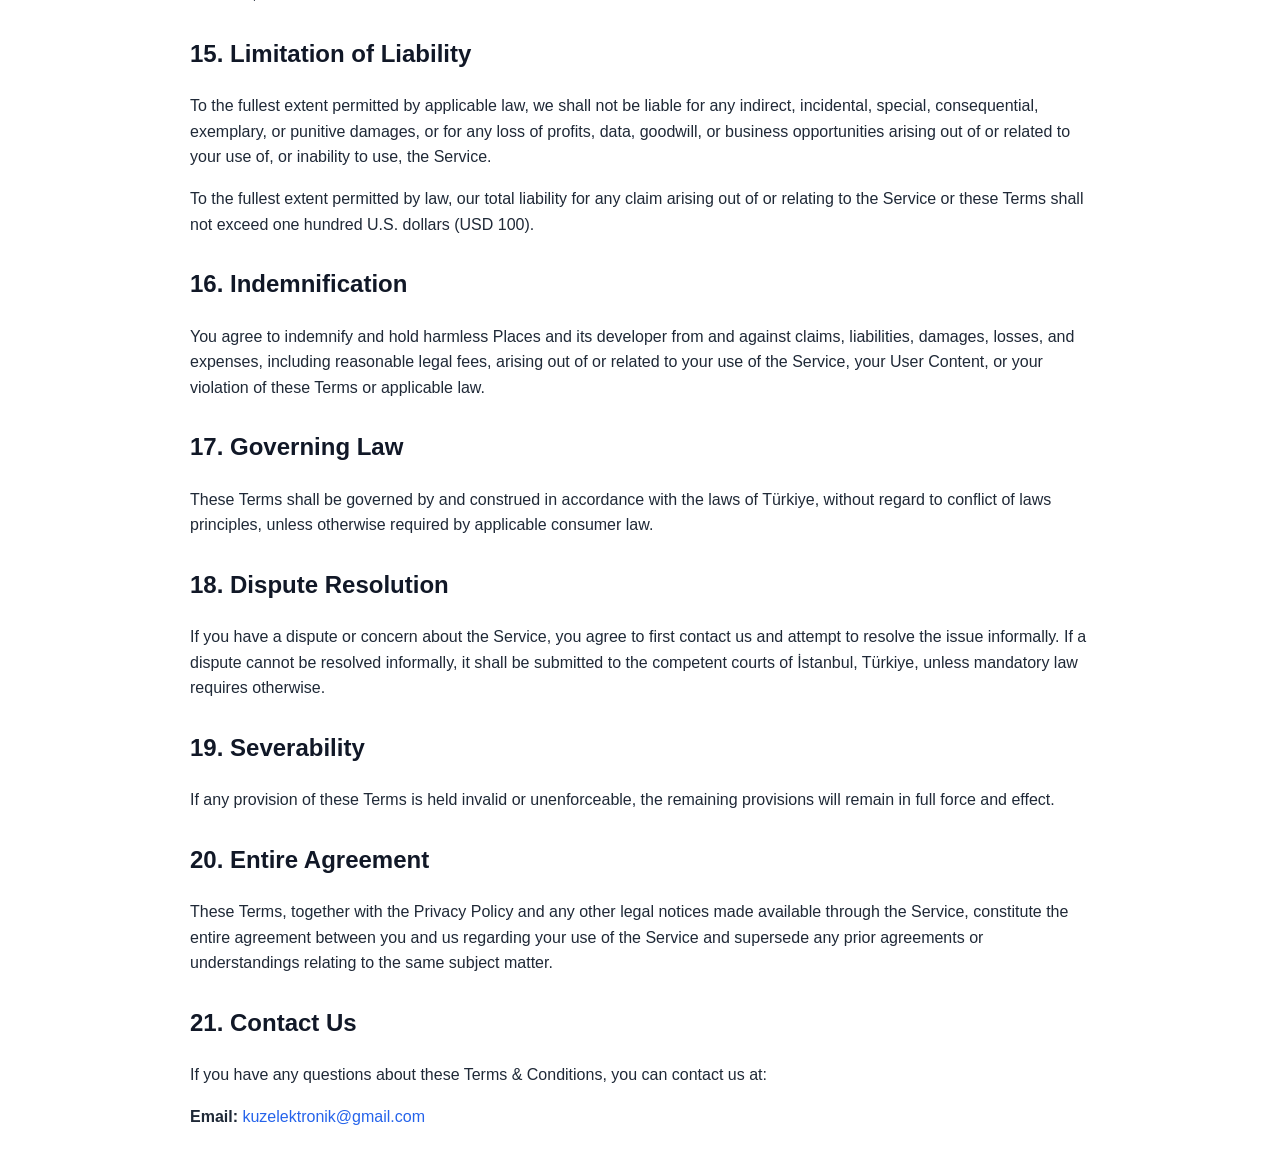
<file: placesterms.html>
<!DOCTYPE html>
<html lang="en">
<head>
  <meta charset="UTF-8" />
  <meta name="viewport" content="width=device-width, initial-scale=1.0" />
  <title>Places – Terms & Conditions</title>
  <style>
    body {
      font-family: -apple-system, BlinkMacSystemFont, "Segoe UI", Roboto, Helvetica, Arial, sans-serif;
      line-height: 1.6;
      color: #1f2937;
      max-width: 900px;
      margin: 40px auto;
      padding: 0 20px;
      background: #ffffff;
    }
    h1, h2, h3 {
      color: #111827;
    }
    h1 {
      margin-bottom: 8px;
    }
    .updated {
      color: #6b7280;
      margin-bottom: 32px;
    }
    section {
      margin-bottom: 28px;
    }
    ul {
      padding-left: 20px;
    }
    a {
      color: #2563eb;
      text-decoration: none;
    }
    a:hover {
      text-decoration: underline;
    }
  </style>
</head>
<body>
  <h1>Terms &amp; Conditions</h1>
  <p class="updated"><strong>Updated at:</strong> 10/03/2025</p>

  <section>
    <h2>1. General Terms</h2>
    <p>
      These Terms &amp; Conditions (“Terms”) form a binding agreement between you and the independent developer of the
      Places app (“Places,” “we,” “us,” or “our”) and govern your use of our mobile application and related services
      (collectively, the “Service”).
    </p>
    <p>
      By downloading, accessing, or using Places, you confirm that you have read, understood, and agree to these Terms
      and our Privacy Policy. If you do not agree, you must not use the Service.
    </p>
    <p>
      We may update these Terms from time to time. When we do, we will revise the date at the top of this page.
      Your continued use of the Service after updated Terms become effective means you accept the revised Terms.
    </p>
    <p>
      You represent that you have the legal capacity to enter into these Terms. If you are using the Service on behalf
      of another person or entity, you represent that you are authorized to bind them to these Terms.
    </p>
  </section>

  <section>
    <h2>2. Description of the Service</h2>
    <p>
      Places is a personal map and place-saving app that allows users to discover, save, organize, and revisit locations.
      Depending on the features available in the app, users may also be able to share profiles, view friends’ maps,
      recommend places to others, and interact with place-related content.
    </p>
    <p>
      We may add, remove, or modify features at any time. Some features may depend on third-party services such as
      Apple Maps, Firebase, or similar providers.
    </p>
  </section>

  <section>
    <h2>3. Accounts</h2>
    <p>
      Certain features of the Service may require you to create an account. You are responsible for maintaining the
      confidentiality of your login credentials and for all activity under your account.
    </p>
    <p>
      You agree to provide accurate information and to keep your information reasonably up to date. We may suspend or
      terminate accounts that are fraudulent, abusive, inactive for prolonged periods, or in violation of these Terms.
    </p>
  </section>

  <section>
    <h2>4. Acceptable Use</h2>
    <p>You agree not to use the Service in any way that is unlawful, harmful, or abusive. In particular, you agree not to:</p>
    <ul>
      <li>use the Service for any illegal or unauthorized purpose;</li>
      <li>impersonate another person or misrepresent your identity or relationship with others;</li>
      <li>upload, submit, or share content that is defamatory, threatening, hateful, obscene, misleading, or otherwise unlawful;</li>
      <li>interfere with or disrupt the operation of the Service or its infrastructure;</li>
      <li>attempt to gain unauthorized access to accounts, systems, or data;</li>
      <li>reverse engineer, decompile, scrape, or otherwise misuse the Service except as permitted by applicable law;</li>
      <li>use the Service to collect or misuse personal data of others without authorization;</li>
      <li>circumvent any security, technical, or geographic restrictions of the Service.</li>
    </ul>
  </section>

  <section>
    <h2>5. User Content</h2>
    <p>
      You may be able to create or submit content through the Service, such as saved places, notes, lists, profile
      information, recommendations, or other materials (“User Content”).
    </p>
    <p>
      You retain ownership of your User Content. However, by submitting User Content through the Service, you grant us a
      limited, non-exclusive, worldwide, royalty-free license to host, store, process, display, and transmit that
      content solely as necessary to operate, improve, and provide the Service.
    </p>
    <p>
      You are solely responsible for your User Content and for ensuring that you have the right to submit it and that it
      does not violate any law or third-party rights.
    </p>
  </section>

  <section>
    <h2>6. Social Features and Recommendations</h2>
    <p>
      If the Service includes social features, such as viewing friends’ maps or recommending places to other users, you
      agree to use those features respectfully and lawfully.
    </p>
    <p>
      We do not guarantee that recommendations, profiles, usernames, place information, or user-submitted details will
      always be accurate, complete, or available. You are responsible for reviewing any information before relying on it.
    </p>
  </section>

  <section>
    <h2>7. No Payment or Refund Terms</h2>
    <p>
      Places does not currently offer paid purchases, subscriptions, or in-app payments. Because there are no paid
      transactions at this time, no billing, refund, or return terms apply.
    </p>
    <p>
      If paid features are introduced in the future, additional terms may apply and will be presented to you at that time.
    </p>
  </section>

  <section>
    <h2>8. Third-Party Services</h2>
    <p>
      The Service may rely on or link to third-party services, platforms, APIs, or websites, including mapping,
      authentication, analytics, cloud storage, or database providers.
    </p>
    <p>
      We do not control third-party services and are not responsible for their availability, content, policies, or
      practices. Your use of third-party services may be subject to their own terms and privacy policies.
    </p>
  </section>

  <section>
    <h2>9. Privacy</h2>
    <p>
      Your use of the Service is also governed by our Privacy Policy. By using the Service, you acknowledge that we may
      collect, use, and process information as described there.
    </p>
  </section>

  <section>
    <h2>10. Intellectual Property</h2>
    <p>
      The Service, including its design, software, interface, branding, text, graphics, and other non-user content, is
      owned by or licensed to us and is protected by applicable intellectual property laws.
    </p>
    <p>
      Except as expressly permitted in these Terms, you may not copy, reproduce, distribute, modify, create derivative
      works from, publicly display, or exploit any part of the Service without prior written permission.
    </p>
  </section>

  <section>
    <h2>11. Suggestions and Feedback</h2>
    <p>
      If you send us feedback, suggestions, or ideas regarding the Service, you agree that we may use them without
      restriction or compensation to you.
    </p>
  </section>

  <section>
    <h2>12. Availability and Updates</h2>
    <p>
      We may modify, suspend, or discontinue any part of the Service at any time, with or without notice. We may also
      release updates, bug fixes, and improvements. We are not obligated to maintain any specific feature or level of
      availability.
    </p>
  </section>

  <section>
    <h2>13. Account Suspension and Termination</h2>
    <p>
      We may suspend, restrict, or terminate your access to the Service at any time if we reasonably believe you have
      violated these Terms, created legal risk, harmed other users, or misused the Service.
    </p>
    <p>
      You may stop using the Service at any time. Upon termination, provisions of these Terms that by their nature
      should survive termination will remain in effect.
    </p>
  </section>

  <section>
    <h2>14. Disclaimers</h2>
    <p>
      The Service is provided on an “AS IS” and “AS AVAILABLE” basis. To the fullest extent permitted by law, we make no
      warranties of any kind, express or implied, including warranties of merchantability, fitness for a particular
      purpose, non-infringement, availability, accuracy, or reliability.
    </p>
    <p>
      We do not guarantee that the Service will be uninterrupted, error-free, secure, or free from data loss, bugs, or
      harmful components. Place information, maps, search results, user recommendations, and third-party content may be
      incomplete, outdated, or inaccurate.
    </p>
  </section>

  <section>
    <h2>15. Limitation of Liability</h2>
    <p>
      To the fullest extent permitted by applicable law, we shall not be liable for any indirect, incidental, special,
      consequential, exemplary, or punitive damages, or for any loss of profits, data, goodwill, or business
      opportunities arising out of or related to your use of, or inability to use, the Service.
    </p>
    <p>
      To the fullest extent permitted by law, our total liability for any claim arising out of or relating to the
      Service or these Terms shall not exceed one hundred U.S. dollars (USD 100).
    </p>
  </section>

  <section>
    <h2>16. Indemnification</h2>
    <p>
      You agree to indemnify and hold harmless Places and its developer from and against claims, liabilities, damages,
      losses, and expenses, including reasonable legal fees, arising out of or related to your use of the Service, your
      User Content, or your violation of these Terms or applicable law.
    </p>
  </section>

  <section>
    <h2>17. Governing Law</h2>
    <p>
      These Terms shall be governed by and construed in accordance with the laws of Türkiye, without regard to conflict
      of laws principles, unless otherwise required by applicable consumer law.
    </p>
  </section>

  <section>
    <h2>18. Dispute Resolution</h2>
    <p>
      If you have a dispute or concern about the Service, you agree to first contact us and attempt to resolve the issue
      informally. If a dispute cannot be resolved informally, it shall be submitted to the competent courts of İstanbul,
      Türkiye, unless mandatory law requires otherwise.
    </p>
  </section>

  <section>
    <h2>19. Severability</h2>
    <p>
      If any provision of these Terms is held invalid or unenforceable, the remaining provisions will remain in full
      force and effect.
    </p>
  </section>

  <section>
    <h2>20. Entire Agreement</h2>
    <p>
      These Terms, together with the Privacy Policy and any other legal notices made available through the Service,
      constitute the entire agreement between you and us regarding your use of the Service and supersede any prior
      agreements or understandings relating to the same subject matter.
    </p>
  </section>

  <section>
    <h2>21. Contact Us</h2>
    <p>
      If you have any questions about these Terms &amp; Conditions, you can contact us at:
    </p>
    <p>
      <strong>Email:</strong> <a href="mailto:kuzelektronik@gmail.com">kuzelektronik@gmail.com</a>
    </p>
  </section>
</body>
</html>
</file>
<file: styles.css>
@media (prefers-color-scheme: dark) {
    body {
        background-color: #0F0F0F;
        color: #8a8a8a;
    }
}

@media (prefers-color-scheme: light) {
    body {
        background-color: white;
        color: #333333;
    }
}

body {
    margin: 0;
    padding: 0;
    transition: background-color 0.5s, color 0.5s;
    color: #333333;
    background-color: white;
}

.dark-mode {
    background-color: #0F0F0F; 
    color: #8a8a8a; 
}

.header {
    padding: 20px;
    margin-left: 20px;
    display: flex;
    align-items: center;
    font-size: medium;
    font-family: Baskerville;
}

.spotify-link {
    margin-left: auto;
}

.spotify-logo {
    width: 40px;
    height: 40px;
    transition: transform 0.3s;
}

.spotify-logo:hover {
    transform: scale(1.2);
}

.logo img {
    margin-right: 20px;
    width: 64px;
    height: 64px;
}

.content {

}

.iframe-container {
    position: relative;
}

.overlay {
    position: absolute;
    top: 0;
    left: 0;
    width: 100%;
    height: 100%;
    cursor: default; 
    pointer-events: inherit; 
}

.audio-wrapper {
    display: flex;
    align-items: center;
}

.footer {

}

.album-scroll {
    position: relative;
    overflow-x: auto;
    white-space: nowrap;
    margin-top: 20px;
    padding: 10px 0;
}

.album-container {
    display: flex;
    align-items: center;
    gap: 20px;
    padding-left: 40px;
}

.album-container a {
    text-decoration: none;
}

.album-container img {
    height: 150px;
    border-radius: 0px;
    transition: transform 0.2s;
    border-radius: 8px;
}

.album-container img:hover {
    transform: scale(1.05);
}

.album-genre {
    margin-top: 5px;
    font-size: 13px;
    font-weight: lighter;
    color: gray;
}

.album-scroll::-webkit-scrollbar {
    display: none; /* Hide the scrollbar */
}

.album-scroll {
    -ms-overflow-style: none; /* Hide scrollbar for IE and Edge */
    scrollbar-width: none; /* Hide scrollbar for Firefox */
}

.album {
    display: inline-block;
    text-align: center;
    margin: 0 10px;
}

.album-title {
    margin-top: 10px;
    margin-bottom: 0px;
    font-size: 17px;
    font-weight: normal;
    color: rgb(71, 71, 71);
}

.dark-mode .album-title {
    color: #8a8a8a;
}
.dark-mode .album-genre {
    color: rgb(97, 97, 97);
}

@media only screen and (max-width: 600px) {
    body {
        margin: 0;
        padding: 0;
        transition: background-color 0.5s, color 0.5s;
        color: #333333;
        background-color: white;
    }
    .dark-mode {
        background-color: #0F0F0F; 
        color: #8a8a8a; 
    }
    .header {
        flex-direction: row;
        align-items: left;
        margin-left: -5px;
    }

    .logo img {
        margin: 0px;
        margin-right: 10px;
        width: 12px;
        height: 12px;
    }

    .title h1 {
        font-size: small; 
        margin: 0;
        text-align: left;
    }

    .content {
        max-width: 100%; 
        box-sizing: border-box; 
        margin-left: -20px;
    }

    .audio-wrapper {
        display: flex;
        align-items: center;
    }

    .footer {

    }
}
</file>
